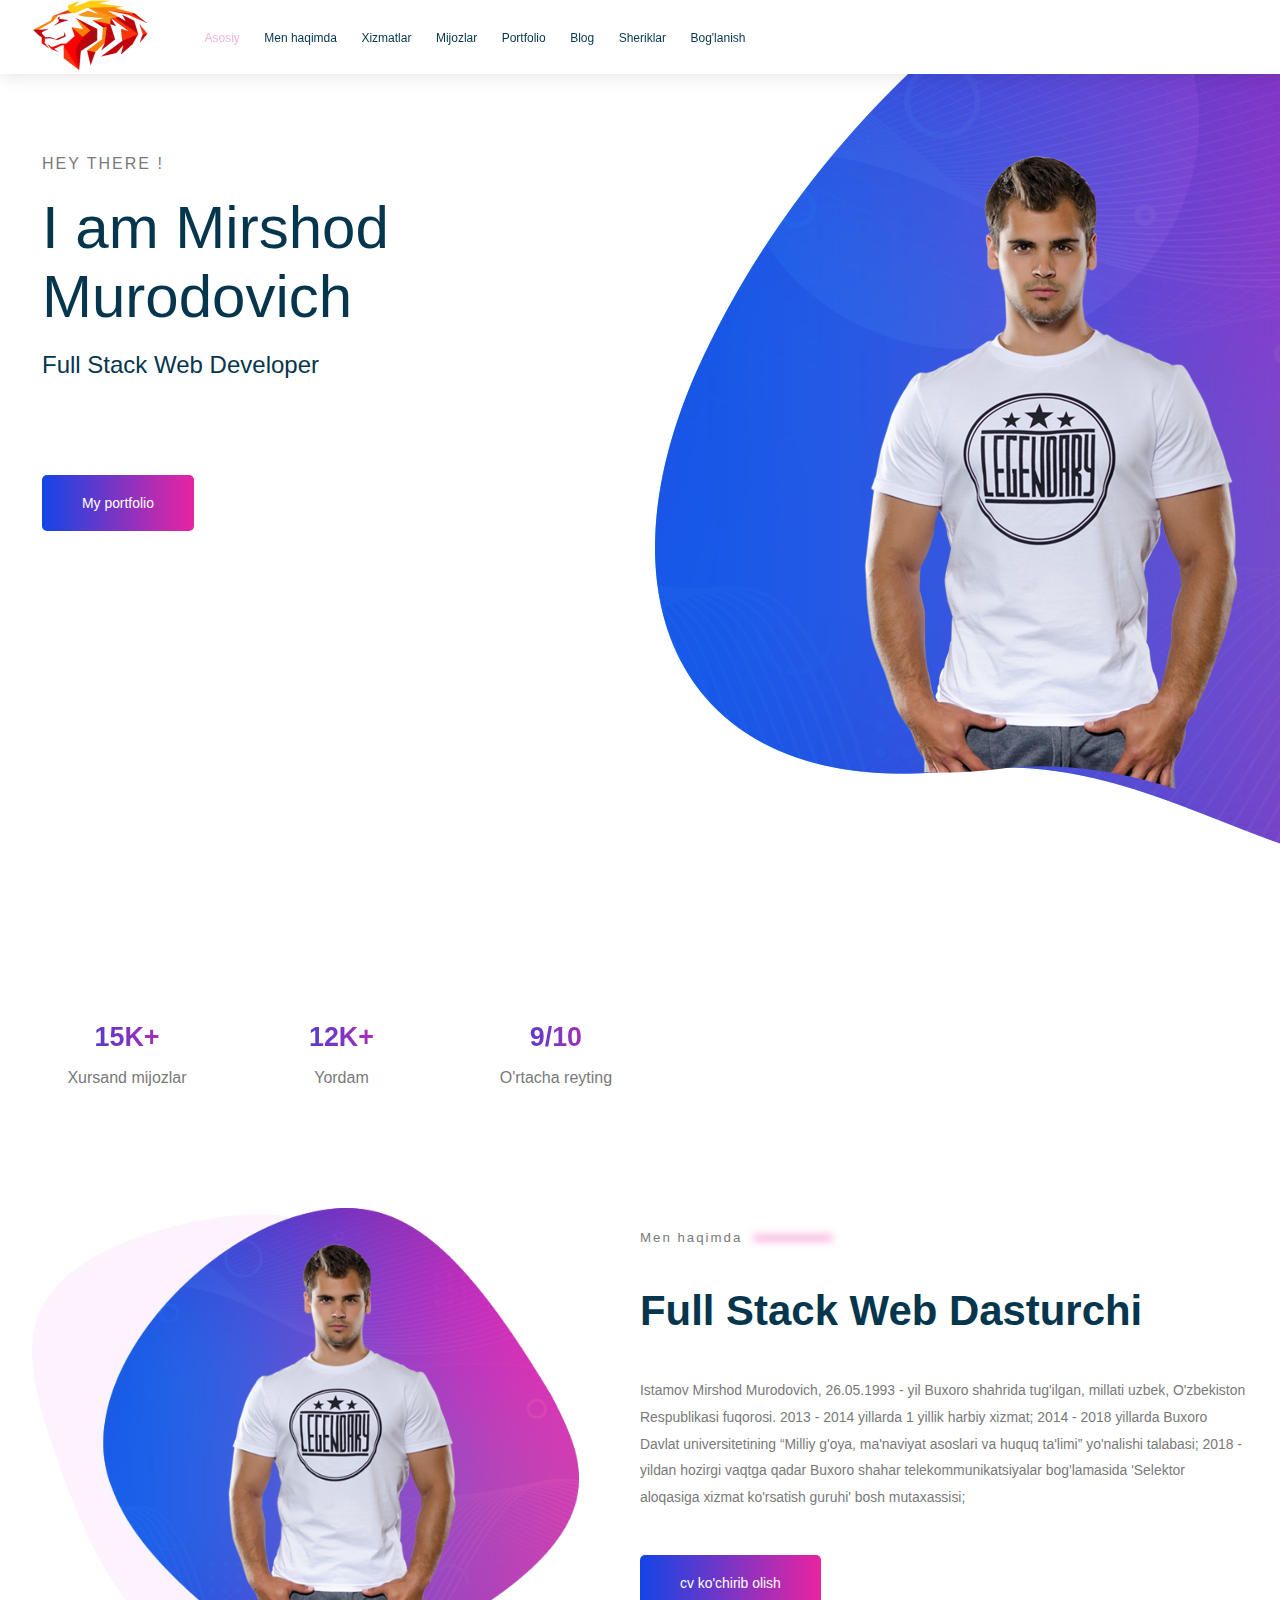
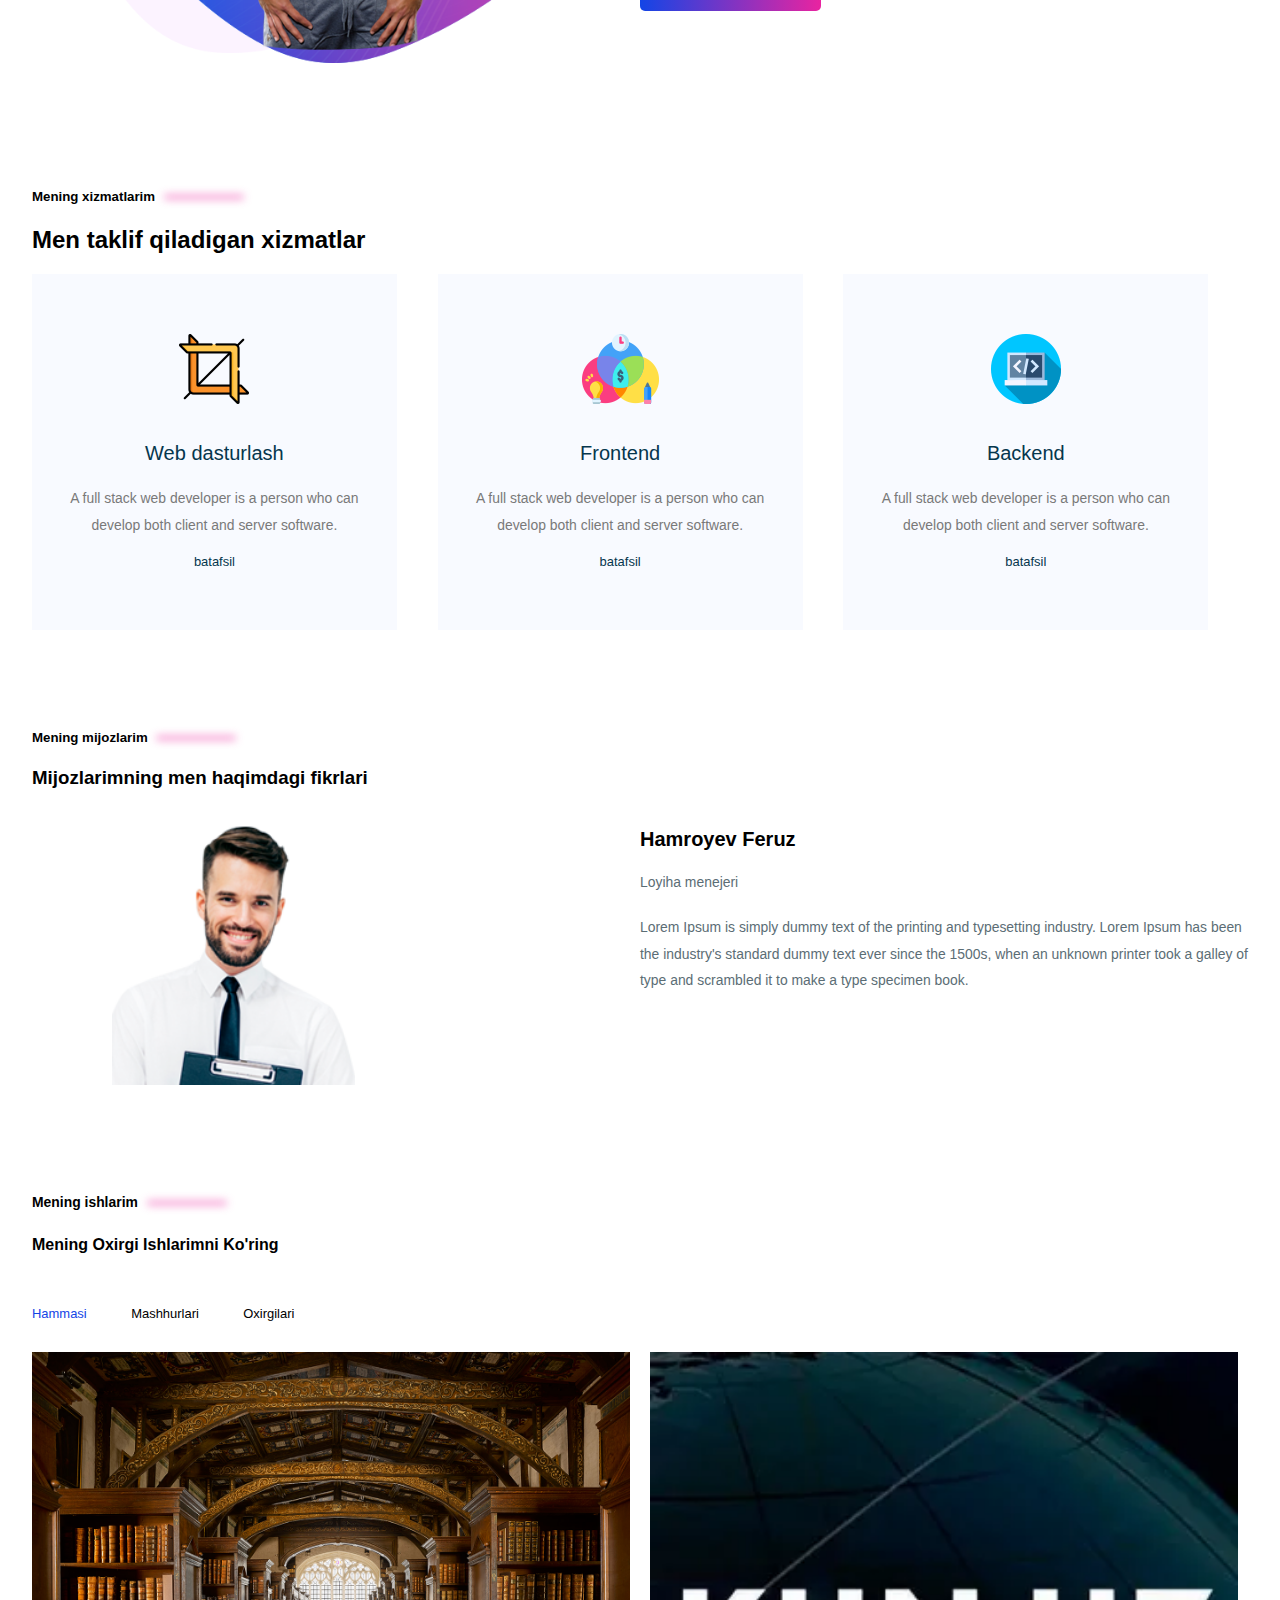
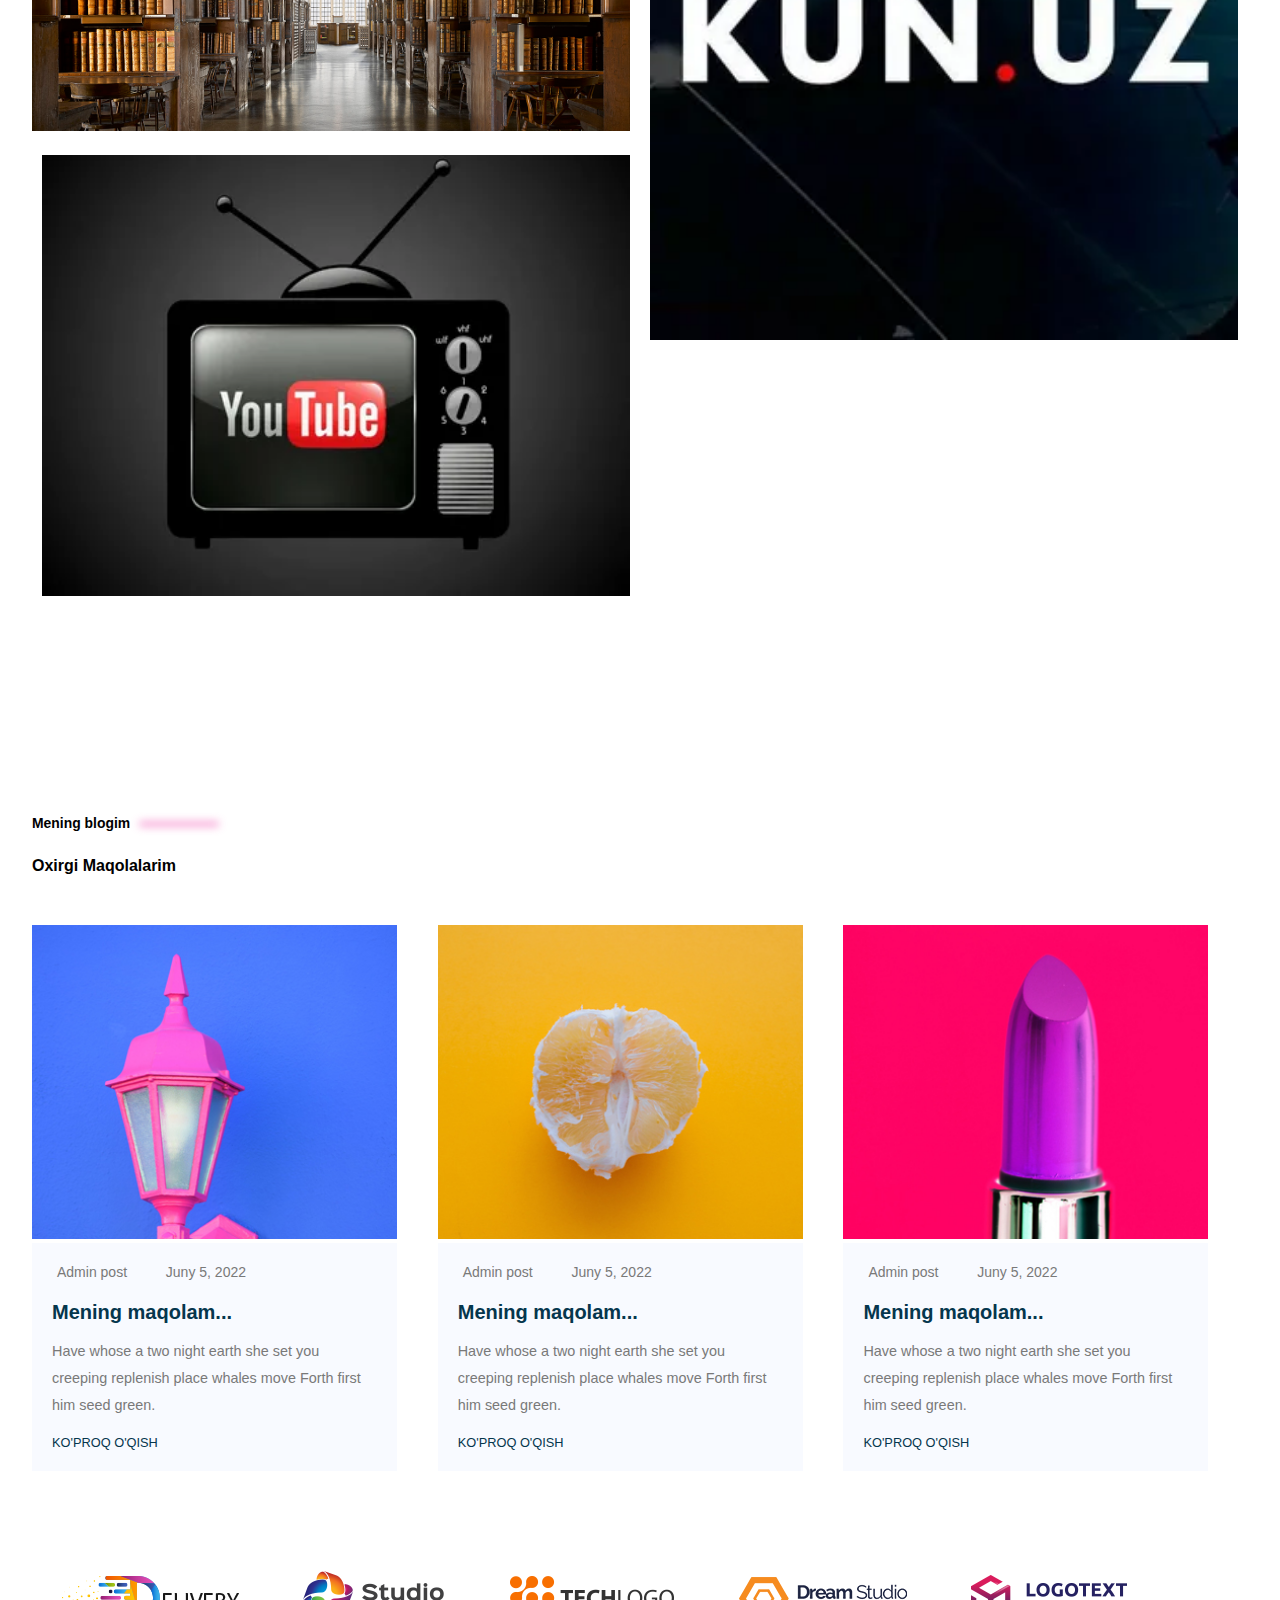
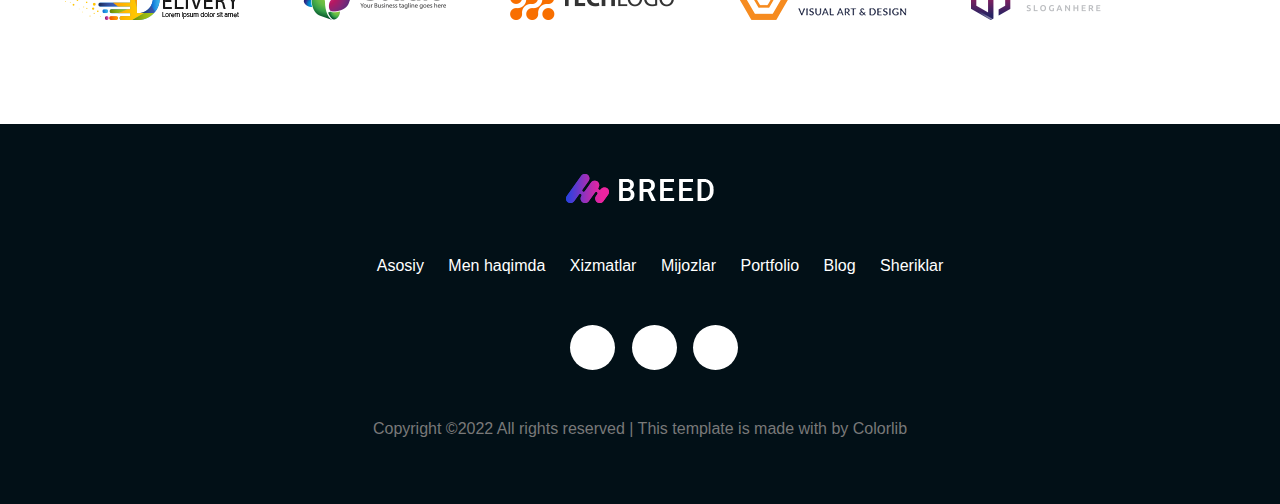
<file: index.html>
<!DOCTYPE html>
<html lang="en">
  <head>
    <meta charset="UTF-8" />
    <meta http-equiv="X-UA-Compatible" content="IE=edge" />
    <meta name="viewport" content="width=device-width, initial-scale=1.0" />
    <title>Portfolio</title>
    <link rel="icon" href="./img/favicon.png">
    <link
      rel="stylesheet"
      href="https://cdnjs.cloudflare.com/ajax/libs/font-awesome/6.1.1/css/all.min.css"
      integrity="sha512-KfkfwYDsLkIlwQp6LFnl8zNdLGxu9YAA1QvwINks4PhcElQSvqcyVLLD9aMhXd13uQjoXtEKNosOWaZqXgel0g=="
      crossorigin="anonymous"
      referrerpolicy="no-referrer"
    />
    <link rel="stylesheet" href="css/style.css" />
  </head>
  <body>
    <!--Header section start-->
      <header class="main-header">
        <div class="container">
          <div class="main-header__brand">
            <a href="index.html">
              <img src="img/logo.png" alt="logo" />
            </a>
          </div>
          <nav class="main-navigation">
            <ul class="main-navigation__items">
              <li class="main-navigation__item active">
                <a href="">Asosiy</a>
              </li>
              <li class="main-navigation__item">
                <a href="#about-me">Men haqimda</a>
              </li>
              <li class="main-navigation__item">
                <a href="#services">Xizmatlar</a>
              </li>
              <li class="main-navigation__item">
                <a href="#clients">Mijozlar</a>
              </li>
              <li class="main-navigation__item">
                <a href="#portfolio">Portfolio</a>
              </li>
              <li class="main-navigation__item">
                <a href="#blog">Blog</a>
              </li>
              <li class="main-navigation__item">
                <a href="#partners">Sheriklar</a>
              </li>
              <li class="main-navigation__item">
                <a href="contact.html">Bog'lanish</a>
              </li>
            </ul>
          </nav>
        </div>
      </header>
    <!--Header section end-->

    <!--Asosiy section start-->
    <div class="main-banner">
      <div class="container">
        <section id="main-section" class="main-section">
          <div class="main-section__info">
            <h3>HEY THERE !</h3>
            <h1>I am Mirshod Murodovich</h1>
            <h4>Full Stack Web Developer</h4>
            <div class="networks">
              <a href="https://t.me/Murodovicch">
                <i class="fa-brands fa-telegram"></i>
              </a>
              <a href="https://instagram.com/Murodovicch">
                <i class="fa-brands fa-instagram"></i>
              </a>
              <a href="https://github.com/Murodovicch">
                <i class="fa-brands fa-github"></i>
              </a>
            </div>
            <a href="https://e-kitob.netlify.app/">
              <button type="submit" class="main-section__action">
                My portfolio
              </button>
            </a>
          </div>
          <div class="main-section__image">
            <img src="img/home-right.png" alt="photo" />
          </div>
        </section>
      </div>
    </div>

    <div class="container">
      <section id="statistics" class="statistics">
        <div class="statistics__item">
          <h3>15K+</h3>
          <p>Xursand mijozlar</p>
        </div>
        <div class="statistics__item">
          <h3>12K+</h3>
          <p>Yordam</p>
        </div>
        <div class="statistics__item">
          <h3>9/10</h3>
          <p>O'rtacha reyting</p>
        </div>
      </section>

      <section id="about-me" class="about-me">
        <div class="about-me__image">
          <img src="img/about-us.png" alt="" />
        </div>
        <div class="about-me__info">
          <h5>
            Men haqimda
            <span class="blur-line"></span>
          </h5>
          <h3>Full stack web dasturchi</h3>
          <p>
            Istamov Mirshod Murodovich, 26.05.1993 - yil Buxoro shahrida
            tug'ilgan, millati uzbek, O'zbekiston Respublikasi fuqorosi. 2013 -
            2014 yillarda 1 yillik harbiy xizmat; 2014 -
            2018 yillarda Buxoro Davlat universitetining “Milliy g'oya,
            ma'naviyat asoslari va huquq ta'limi” yo'nalishi talabasi; 2018 -
            yildan hozirgi vaqtga qadar Buxoro shahar telekommunikatsiyalar
            bog'lamasida 'Selektor aloqasiga xizmat ko'rsatish guruhi' bosh mutaxassisi;
          </p>
          <button type="submit" class="main-section__action">
            cv ko'chirib olish
          </button>
        </div>
      </section>
      <div class="clearfix"></div>

      <section id="services" class="services">
        <h5>
          Mening xizmatlarim
          <div class="blur-line"></div>
        </h5>
        <h2>Men taklif qiladigan xizmatlar</h2>
        <div class="services-cards">
          <div class="services-card">
            <img src="img/s1.png" alt="services-1" />
            <h5>Web dasturlash</h5>
            <p>A full stack web developer is a person who can develop both client and server software.</p>
            <a href="">batafsil</a>
          </div>
          <div class="services-card">
            <img src="img/s2.png" alt="services-2" />
            <h5>Frontend</h5>
            <p>
              A full stack web developer is a person who can develop both client and server software.
            </p>
            <a href="">batafsil</a>
          </div>
          <div class="services-card">
            <img src="img/s3.png" alt="services-3" />
            <h5>Backend</h5>
            <p>
              A full stack web developer is a person who can develop both client and server software.
            </p>
            <a href="">batafsil</a>
          </div>
        </div>
      </section>

      <section id="clients" class="clients">
        <h5>
          Mening mijozlarim
          <span class="blur-line"></span>
        </h5>
        <h3>Mijozlarimning men haqimdagi fikrlari</h3>
        <div class="client-items">
          <div class="client-item">
            <div class="client-item__image">
              <img src="img/testimonial1.png" alt="" />
            </div>
            <div class="client-item__info">
              <h3>Hamroyev Feruz</h3>
              <h5>Loyiha menejeri</h5>
              <p>
                Lorem Ipsum is simply dummy text of the printing and typesetting
                industry. Lorem Ipsum has been the industry's standard dummy
                text ever since the 1500s, when an unknown printer took a galley
                of type and scrambled it to make a type specimen book.
              </p>
              <div class="client-item_rate">
                <i class="fa-solid fa-star"></i>
                <i class="fa-solid fa-star"></i>
                <i class="fa-solid fa-star"></i>
                <i class="fa-solid fa-star"></i>
                <i class="fa-solid fa-star disabled"></i>
              </div>
            </div>
            
          </div>
        </div>
      </section>
      <div class="clearfix"></div>

      <section id="portfolio" class="portfolio">
        <div class="section-subtitle">
          Mening ishlarim
          <span class="blur-line"></span>
        </div>
        <div class="section-title">
          Mening oxirgi ishlarimni ko'ring
        </div>
        <ul class="portfolio-filters">
          <li class="active">Hammasi</li>
          <li>Mashhurlari</li>
          <li>Oxirgilari</li>
        </ul>
        <div class="portfolio-items">
          <div class="portfolio-item portfolio-item-1">
            <img src="img/kutubxona.jpg" alt="portfolio image1" class="portfolio-item__image">
            <div class="portfolio-item__overlay"></div>
            <div class="portfolio-item__info">
              <h4>
                <a href="https://e-kitob.netlify.app/">Online kutubxona</a>
              </h4>
              <p>Ishim haqida</p>
            </div>
          </div>
          <div class="portfolio-item portfolio-item-2">
            <img src="img/youtobe.webp" alt="portfolio image2" class="portfolio-item__image">
            <div class="portfolio-item__overlay"></div>
            <div class="portfolio-item__info">
              <h4>
                <a href="https://youtoobe.netlify.app/">YouTube</a>
              </h4>
              <p>Ishim haqida</p>
            </div>
          </div>
          <div class="portfolio-item portfolio-item-3">
            <img src="img/kunuz.webp" alt="portfolio image3" class="portfolio-item__image">
            <div class="portfolio-item__overlay"></div>
            <div class="portfolio-item__info">
              <h4>
                <a href="https://kun-yangiliklari.netlify.app/">Kun.uz</a>
              </h4>
              <p>Ishim haqida</p>
            </div>
          </div>
        </div>
      </section>

      <section id="blog" class="blog">
        <div class="section-subtitle">
          Mening blogim
          <span class="blur-line"></span>
        </div>
        <div class="section-title">
          Oxirgi maqolalarim
        </div>
        <div class="blog-items">
          <div class="blog-item">
            <div class="blog-item__image">
              <img src="img/b1.jpg" alt="blog 1 image">
            </div>
            <div class="blog-item__info">
              <div class="blog-item__main__info">
                <span class="blog-item__author">
                  <i class="fa fa-user"></i>
                  Admin post
                </span>
                <span class="blog-item__date">
                  <i class="fa fa-calendar"></i>
                  Juny 5, 2022
                </span>
              </div>
              <h5>Mening maqolam...</h5>
              <p>Have whose a two night earth she set you creeping replenish place whales move Forth first him seed green.</p>
              <a href="">Ko'proq o'qish</a>
            </div>
          </div>
          <div class="blog-item">
            <div class="blog-item__image">
              <img src="img/b2.jpg" alt="blog 2 image">
            </div>
            <div class="blog-item__info">
              <div class="blog-item__main__info">
                <span class="blog-item__author">
                  <i class="fa fa-user"></i>
                  Admin post
                </span>
                <span class="blog-item__date">
                  <i class="fa fa-calendar"></i>
                  Juny 5, 2022
                </span>
              </div>
              <h5>Mening maqolam...</h5>
              <p>Have whose a two night earth she set you creeping replenish place whales move Forth first him seed green.</p>
              <a href="">Ko'proq o'qish</a>
            </div>
          </div>
          <div class="blog-item">
            <div class="blog-item__image">
              <img src="img/b3.jpg" alt="blog 3 image">
            </div>
            <div class="blog-item__info">
              <div class="blog-item__main__info">
                <span class="blog-item__author">
                  <i class="fa fa-user"></i>
                  Admin post
                </span>
                <span class="blog-item__date">
                  <i class="fa fa-calendar"></i>
                  Juny 5, 2022
                </span>
              </div>
              <h5>Mening maqolam...</h5>
              <p>Have whose a two night earth she set you creeping replenish place whales move Forth first him seed green.</p>
              <a href="">Ko'proq o'qish</a>
            </div>
          </div>
        </div>
      </section>

      <section id="partners" class="partners">
        <div class="partner">
          <img src="img/logo1.png" alt="">
        </div>
        <div class="partner">
          <img src="img/logo2.png" alt="">
        </div>
        <div class="partner">
          <img src="img/logo3.png" alt="">
        </div>
        <div class="partner">
          <img src="img/logo4.png" alt="">
        </div>
        <div class="partner">
          <img src="img/logo5.png" alt="">
        </div>
      </section>
    </div>
    <!--Asosiy section end-->

    <!--Footer section start-->
    <footer class="footer">
      <div class="container">
        <div class="footer__brand">
          <img src="img/logo2 (1).png" alt="logo">
        </div>
        <nav class="footer__navigation">
          <ul class="footer__navigation-items">
            <li class="footer__navigation-item">
              <a href="">Asosiy</a>
            </li>
            <li class="footer__navigation-item">
              <a href="">Men haqimda</a>
            </li>
            <li class="footer__navigation-item">
              <a href="">Xizmatlar</a>
            </li>
            <li class="footer__navigation-item">
              <a href="">Mijozlar</a>
            </li>
            <li class="footer__navigation-item">
              <a href="">Portfolio</a>
            </li>
            <li class="footer__navigation-item">
              <a href="">Blog</a>
            </li>
            <li class="footer__navigation-item">
              <a href="">Sheriklar</a>
            </li>
          </ul>
        </nav>
        <ul class="footer__socials">
          <li class="footer__social">
            <a href="https://t.me/Murodovicch">
              <i class="fab fa-telegram"></i>
            </a>
          </li>
          <li class="footer__social">
            <a href="https://instagram.com/murodovicch">
              <i class="fab fa-instagram"></i>
            </a>
          </li>
          <li class="footer__social">
            <a href="https://github.com/Murodovicch">
              <i class="fab fa-github"></i>
            </a>
          </li>
        </ul>
        <p class="footer__text">
          Copyright ©2022 All rights reserved | This template is made with  by Colorlib
        </p>
      </div>
    </footer>
    <!--Footer section end-->
  </body>
</html>
</file>
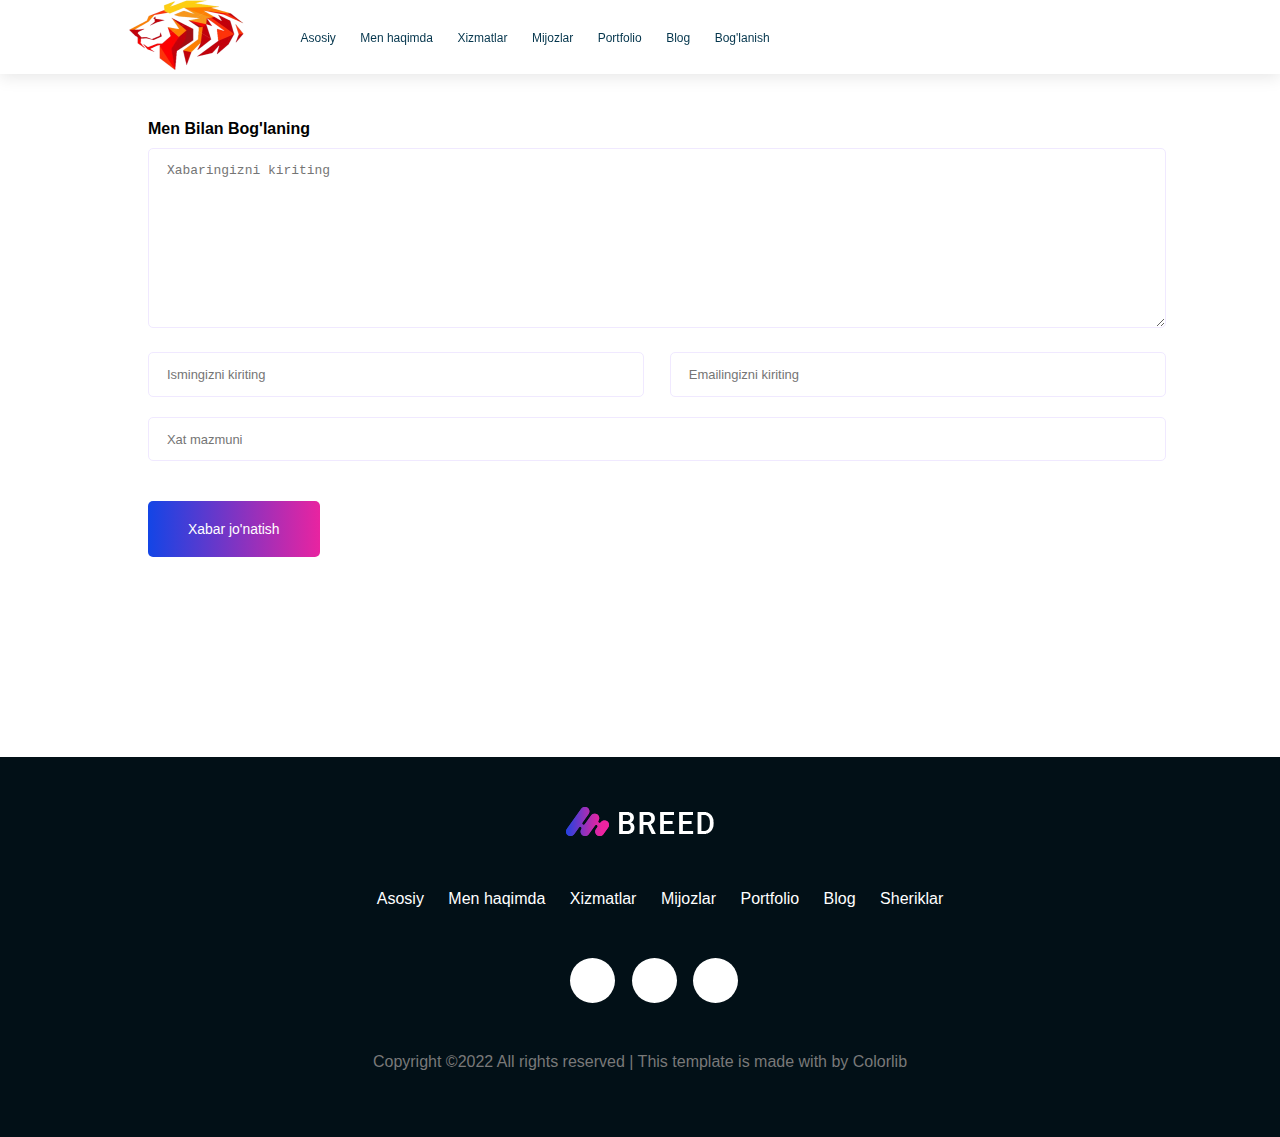
<file: contact.html>
<!DOCTYPE html>
<html lang="en">
  <head>
    <meta charset="UTF-8" />
    <meta http-equiv="X-UA-Compatible" content="IE=edge" />
    <meta name="viewport" content="width=device-width, initial-scale=1.0" />
    <title>Portfolio</title>
    <link rel="icon" href="./img/favicon.png">
    <link
      rel="stylesheet"
      href="https://cdnjs.cloudflare.com/ajax/libs/font-awesome/6.1.1/css/all.min.css"
      integrity="sha512-KfkfwYDsLkIlwQp6LFnl8zNdLGxu9YAA1QvwINks4PhcElQSvqcyVLLD9aMhXd13uQjoXtEKNosOWaZqXgel0g=="
      crossorigin="anonymous"
      referrerpolicy="no-referrer"
    />
    <link rel="stylesheet" href="css/contact.css" />
  </head>
  <body>
    <!--Header section start-->
      <header class="main-header">
        <div class="container">
          <div class="main-header__brand">
            <a href="index.html">
              <img src="img/logo.png" alt="logo" />
            </a>
          </div>
          <nav class="main-navigation">
            <ul class="main-navigation__items">
              <li class="main-navigation__item">
                <a href="index.html">Asosiy</a>
              </li>
              <li class="main-navigation__item">
                <a href="">Men haqimda</a>
              </li>
              <li class="main-navigation__item">
                <a href="">Xizmatlar</a>
              </li>
              <li class="main-navigation__item">
                <a href="">Mijozlar</a>
              </li>
              <li class="main-navigation__item">
                <a href="">Portfolio</a>
              </li>
              <li class="main-navigation__item">
                <a href="">Blog</a>
              </li>
              <li class="main-navigation__item">
                <a href="contact.html">Bog'lanish</a>
              </li>
            </ul>
          </nav>
        </div>
      </header>
    <!--Header section end-->

    <div class="container">
        <section class="contact">
            <div class="section-title">
                Men bilan bog'laning
            </div>
            <form action="server.php" method="GET">
                <textarea rows="10" placeholder="Xabaringizni kiriting" name="message"></textarea>
                <div class="half-row contact__firstName">
                  <input type="text" placeholder="Ismingizni kiriting" name="firstName">
                </div>
                <div class="half-row contact__email">
                  <input type="email" placeholder="Emailingizni kiriting" name="email">
                </div>
                <input type="text" placeholder="Xat mazmuni" name="subject">
                <button class="button" type="submit">Xabar jo'natish</button>
            </form>
        </section>
    </div>


    <!--Footer section start-->
    <footer class="footer">
      <div class="container">
        <div class="footer__brand">
          <img src="img/logo2 (1).png" alt="logo">
        </div>
        <nav class="footer__navigation">
          <ul class="footer__navigation-items">
            <li class="footer__navigation-item">
              <a href="">Asosiy</a>
            </li>
            <li class="footer__navigation-item">
              <a href="">Men haqimda</a>
            </li>
            <li class="footer__navigation-item">
              <a href="">Xizmatlar</a>
            </li>
            <li class="footer__navigation-item">
              <a href="">Mijozlar</a>
            </li>
            <li class="footer__navigation-item">
              <a href="">Portfolio</a>
            </li>
            <li class="footer__navigation-item">
              <a href="">Blog</a>
            </li>
            <li class="footer__navigation-item">
              <a href="">Sheriklar</a>
            </li>
          </ul>
        </nav>
        <ul class="footer__socials">
          <li class="footer__social">
            <a href="#">
              <i class="fab fa-telegram"></i>
            </a>
          </li>
          <li class="footer__social">
            <a href="#">
              <i class="fab fa-instagram"></i>
            </a>
          </li>
          <li class="footer__social">
            <a href="#">
              <i class="fab fa-github"></i>
            </a>
          </li>
        </ul>
        <p class="footer__text">
          Copyright ©2022 All rights reserved | This template is made with  by Colorlib
        </p>
      </div>
    </footer>

    <!--Footer section end-->
  </body>
</html>
</file>
<file: css/style.css>
/* All style start */
body {
    margin: 0;
    font-family: sans-serif;
}

.container {
    width: 1140px;
    margin: 0 auto;
}

.clearfix {
    clear: both;
}

.blur-line {
    display: inline-block;
    position: relative;
    top: -2px;
    margin-left: 0.312rem;
    width: 80px;
    height: 4px;
    background-color: rgba(237,35,159,0.6);
    filter: blur(4px);
    border-radius: 4px;
}
/* All style end */

/* header style start */

.main-header {
    position: fixed;
    background-color: #fff;
    top: 0;
    width: 100%;
    box-shadow: 0 3px 1rem 0 rgb(0 0 0 / 10%);
    z-index: 10;
}

.main-header__brand, .main-navigation {
    display: inline-block;
    vertical-align: middle;
}

.main-navigation__item {
    display: inline-block;
    padding: 0.625rem;
}

.main-navigation__item a {
    color: #05364d;
    text-decoration: none;
    font-size: 0.75rem;
    font-weight: 500;
}

.main-navigation__item a:hover {
    color: #efb6df;
}

.main-navigation li.active a {
    color: #efb6df;
}

/* header style end */

/* Asosiy style start */
.main-section {
    padding: 9.68rem 0.625rem;
}

.main-banner {
    background: url(../img/home-banner.png) no-repeat top center;
    background-position: center;
    background-size: cover;
    min-height: 890px;
}

.main-section > div {
    width: 50%;
    float: left;
}

.main-section__image {
    text-align: right;
}

.main-section__info h3 {
    margin-top: 0;
    font-size: 1rem;
    font-weight: 400;
    margin-bottom: 1.25rem;
    letter-spacing: 2px;
    color: #797979;
}

.main-section__info h1 {
    margin-top: 1.25rem;
    font-size: 3.75rem;
    font-weight: 500;
    margin-bottom: 1.25rem;
    color: #05364d;;
}

.main-section__info h4 {
    margin-top: 0;
    font-size: 1.5rem;
    font-weight: 300;
    color: #05364d;;
}

.networks a {
    font-size: 1.87rem;
    margin-right: 1.25rem;
    color: #797979;
}

.networks a:hover {
    color: #1c44e4;
}

.main-section__action {
    margin-top: 1.87rem;
    background: linear-gradient(to right, #1345e6 0%, #ed239f 51%, #1345e6 100%);
    background-size: 200% auto;
    color: #fff;
    font-weight: 500;
    font-size: 0.87rem;
    padding: 1.25rem 2.5rem;
    text-align: center;
    cursor: pointer;
    border: none;
    border-radius: 5px;
}

.main-section__action:hover {
    background-position: right center;
}

.statistics {
    padding-top: 6.25rem;
}

.statistics__item {
    display: inline-block;
    width: 170px;
    text-align: center;
    padding: 0.312rem 0.625rem;
    margin-right: 20px;
}

.statistics__item h3 {
    font-size: 1.68rem;
    margin-bottom: 0.312rem;
    background: linear-gradient(90deg, #1345e6 0%, #ed239f 100%);
    -webkit-background-clip: text;
    -webkit-text-fill-color: transparent;
}

.statistics__item p {
    font-size: 1rem;
    font-weight: 300;
    color: #797979;
}

.about-me {
    padding: 6.25rem 0;
}

.about-me > div {
    width: 50%;
    float: left;
}

.about-me__image img {
    width:  90%;
}

.about-me__info h5 {
    letter-spacing: 2px;
    font-weight: 500;
    margin-bottom: 0.625rem;
    color: #797979;
}

.about-me__info h3 {
    font-size: 2.62rem;
    font-weight: 700;
    text-transform: capitalize;
    color: #05364d;
}

.about-me__info p {
    font-size: 0.87rem;
    font-weight: 300;
    text-transform: none;
    color: #797979;
    line-height: 1.68rem;
}

.services {
    padding-top: 6.25rem;
}

.services-card {
    display: inline-block;
    width: 30%;
    padding: 3.75rem 1.87rem;
    background-color: #f8faff;
    margin-right: 3%;
    text-align: center;
    box-sizing: border-box;
}

.services-card h5 {
    color: #05364d;
    font-size: 1.25rem;
    font-weight: 500;
    margin-bottom: 1.25rem;
}

.services-card p {
    font-size: 0.87rem;
    line-height: 1.68rem;
    font-weight: 300;
    color: #797979;
}

.services-card a {
    font-size: 0.81rem;
    font-weight: 500;
    color: #05364d;
    text-decoration: none;
}

.services-card:hover {
    background-color: #5f30ff;
}

.services-card:hover h5,
.services-card:hover p,
.services-card:hover a {
    color: #fff;
}

.clients {
    margin-top: 6.25rem;
}

.client-item > div {
    width: 50%;
    float: left;
}

.client-item__image img {
    left: 80px;
    width: 40%;
    position: relative;
}

.client-item__info h3 {
    font-size: 1.25rem;
    margin-bottom: 4px;
}

.client-item__info h5 {
    font-size: 0.87rem;
    font-weight: 300;
    color: #5b6d75;
}

.client-item__info p {
    font-size: 0.87rem;
    line-height: 1.68rem;
    font-weight: 300;
    color: #5b6d75;
}

.client-item_rate {
    color: #ffd805;
}

.client-item_rate .disabled {
    color:  #aeb9be;
}

.portfolio {
    padding: 6.25rem 0;
}

.section-subtitle {
    font-size: 0.87rem;
    line-height: 1.68rem;
    font-family: "Roboto",sans-serif;
    font-weight: 700;
}

.section-title {
    margin-top: 1.25rem;
    font-family: "Roboto",sans-serif;
    font-weight: 700;
    text-transform: capitalize;
}

.portfolio-items {
    margin-top: 1.25rem;
    position: relative;
}

.portfolio-item {
    position: relative;
    display: inline-block;
    cursor: pointer;
    width: 50%;
    padding: 0.625rem;
    box-sizing: border-box;
}

.portfolio-item__image {
    width: 100%;
}

.portfolio-item-1 {
    padding-left: 0;
}

.portfolio-item-2 {
    top: 0;
    right: 0;
}

.portfolio-item-3 {
    position: absolute;
    top: 0;
    right: 0;
}

.portfolio-item__overlay {
    position: absolute;
    left: 0;
    top: 0;
    height: 100%;
    width: 100%;
    background: rgba(19,69,230,0.9);
    visibility: hidden;
    z-index: 1;
}

.portfolio-item__info {
    position: absolute;
    bottom: 44px;
    left: 80px;
    color: #fff;
    visibility: hidden;
    z-index: 1;
}

.portfolio-item__info a {
    color: #fff;
    text-decoration: none;
}

.portfolio-item:hover .portfolio-item__overlay {
    visibility: visible;
    top: 20px;
    left: 20px;
}

.portfolio-item:hover .portfolio-item__info {
    visibility: visible;
    bottom: 24px;
    left: 60px;
}

.portfolio-filters {
    list-style: none;
    padding-left: 0;
    margin-top: 3.12rem;
}

.portfolio-filters li {
    display: inline-block;
    margin-right: 2.5rem;
    font-size: 0.81rem;
    font-weight: 400;
    cursor: pointer;
}

.portfolio-filters li.active {
    color: #1345e6;
}

.portfolio-filters li:hover {
    color: #1345e6;
}

.blog {
    padding-top: 6.25rem;
}

.blog-items {
    margin-top: 3.12rem;
}

.blog-item {
    display: inline-block;
    width: 30%;
    margin-right: 3%;
    box-sizing: border-box;
}

.blog-item__image img {
    width: 100%;
}

.blog-item__info {
    background-color: #f8faff;
    padding: 1.25rem;
    color: #797979;
}

.blog-item__main__info span {
    font-size: 14px;
    margin-right: 1.87rem;
    font-weight: lighter;
}

.blog-item__main__info i {
    margin-right: 0.312rem;
}

.blog-item__info h5 {
    font-size: 1.25rem;
    margin-top: 1.25rem;
    margin-bottom: 0.9rem;
    color: #05364d;
    font-weight: 700;
}

.blog-item__info p {
    line-height: 1.68rem;
    font-weight: lighter;
    font-size: 0.9rem;
}

.blog-item__info a {
    font-size: 0.8rem;
    font-weight: 500;
    text-transform: uppercase;
    color: #05364d;
    text-decoration: none;
}

.blog-item__info a:hover {
    color: #ed239f;
}

.blog-item:hover {
    box-shadow: 0px 10px 20px rgb(5 54 77 / 10%);
}

.blog-item:hover .blog-item__info {
    background-color: #fff;
}

.partners {
    padding-top: 6.25rem;
}

.partner {
    display: inline-block;
    padding: 0 1.87rem;
}

/* Asosiy style end */

/* Footer style start */

.footer {
    margin-top: 6.25rem;
    padding: 3.12rem 0;
    background-color: #021017;
    text-align: center;
}

.footer__brand {
    margin-bottom: 3.12rem;
}

.footer__navigation-items {
    margin-bottom: 3.12rem;
}

.footer__navigation-item {
    display: inline-block;
    padding: 0 0.625rem;
}

.footer__navigation-item a {
    color: white;
    text-decoration: none;
}

.footer__socials {
    list-style: none;
}

.footer__social {
    display: inline-block;
    width: 45px;
    height: 45px;
    line-height: 2.8rem;
    text-align: center;
    font-size: 1rem;
    margin-right: 0.75rem;
    background: rgb(255, 255, 255);
    border-radius: 36px;
    color: #05364d;
    margin-bottom: 1.87rem;
    cursor: pointer;
}

.footer__social a {
    color: #021017;
}

.footer__social:hover {
    background: linear-gradient(90deg, rgb(19, 69, 230) 0%, rgb(237, 35, 159) 100%);
}

.footer__social:hover i {
    color: rgb(255, 255, 255);
}



.footer__text {
    color: #797979;
}

/* Footer style end */


/* Responsive start */

@media only screen and (max-width: 1400px) {
    .container {
        width: 95%;
    }
}

@media only screen and (max-width: 1200px) {
    .main-section__image {
        display: none;
    }

    .main-section > div {
        width: 100%;
    }

    .statistics {
        padding-top: 1rem;
        text-align: center;
    }

    .about-me__image img {
        display: none;
    }

    .about-me > div {
        width: 100%;
    }

    .about-me {
        padding: 1.5rem 0;
    }

    .services {
        padding: 2rem 0;
    }

    .services-card {
        width: 45%;
        margin-bottom: 20px;
    }

    .client-item > div {
        width: 100%;
        float: none;
    }

    .blog-item {
        width: 45%;
        margin-bottom: 30px;
    }

    .partners {
        padding: 1.5rem 0;
    }

    .partner {
        display: block;
        padding: 0;
        text-align: center;
        margin-bottom: 30px;
    }

    .footer__navigation {
        display: none;
    }

    
}


@media only screen and (max-width: 767px) {
    .main-section__image {
        display: none;
    }

    .main-banner {
        background: none;
        min-height: auto;
    }

    .main-section__action {
        display: none;
    }

    .main-section h1, h4 {
        font-size: 20px;
    }

    .statistics__item {
        width: 100%;
        margin-bottom: 20px;
        margin-right: 0;
        box-sizing: border-box;
    }

    .services-card {
        width: 100%;
        margin-bottom: 20px;
    }

    .portfolio-item {
        width: 100%;
    }

    .portfolio-item-2,
    .portfolio-item-3 {
        position: relative;
    }

    .blog-item {
        width: 100%;
        margin-bottom: 30px;
    }
}


/* Responsive end */
</file>
<file: css/contact.css>
body {
    margin: 0;
    font-family: sans-serif;
}

.container {
    width: 1400px;
    margin: 0 auto;
}

/* header style start */

.main-header {
    position: fixed;
    background-color: #fff;
    top: 0;
    width: 100%;
    box-shadow: 0 3px 16px 0 rgb(0 0 0 / 10%);
    z-index: 10;
}

.main-header__brand, .main-navigation {
    display: inline-block;
    vertical-align: middle;
}

.main-navigation__item {
    display: inline-block;
    padding: 0.625rem;
}

.main-navigation__item a {
    color: #05364d;
    text-decoration: none;
    font-size: 0.75rem;
    font-weight: 500;
}

.main-navigation__item a:hover {
    color: #efb6df;;
}

.button {
    margin-top: 1.87rem;
    background: linear-gradient(to right, #1345e6 0%, #ed239f 51%, #1345e6 100%);
    background-size: 200% auto;
    color: #fff;
    font-weight: 500;
    font-size: 0.87rem;
    padding: 1.25rem 2.5rem;
    text-align: center;
    cursor: pointer;
    border: none;
    border-radius: 0.312rem;
}

.button:hover {
    background-position: right center;
}

.section-title {
    margin-top: 20px;
    font-family: "Roboto",sans-serif;
    font-weight: 700;
    text-transform: capitalize;
}

/* header style end */

.contact {
    padding: 6.25rem 1.25rem;
}

textarea, input {
    width: 100%;
    padding: 0.87rem;
    margin-top: 0.625rem;
    margin-bottom: 0.625rem;
    border: 1px solid #f0e9ff;
    border-radius: 5px;
    padding-left: 1.12rem;
    font-size: 0.81rem;
    background: transparent;
    color: #495057;
}

.half-row {
    width: 50%;
    float: left;
    box-sizing: border-box;
}

.contact__firstName {
    padding-right: 1.87rem;
}

.contact__email {
    padding-left: 1.87rem;
}


/* Footer style start */

.footer {
    margin-top: 6.25rem;
    padding: 3.12rem 0;
    background-color: #021017;
    text-align: center;
}

.footer__brand {
    margin-bottom: 3.12rem;
}

.footer__navigation-items {
    margin-bottom: 3.12rem;
}

.footer__navigation-item {
    display: inline-block;
    padding: 0 0.625rem;
}

.footer__navigation-item a {
    color: white;
    text-decoration: none;
}

.footer__socials {
    list-style: none;
}

.footer__social {
    display: inline-block;
    width: 45px;
    height: 45px;
    line-height: 2.8rem;
    text-align: center;
    font-size: 1rem;
    margin-right: 0.75rem;
    background: rgb(255, 255, 255);
    border-radius: 36px;
    color: #05364d;
    margin-bottom: 1.87rem;
    cursor: pointer;
}

.footer__social a {
    color: #021017;
}

.footer__social:hover {
    background: linear-gradient(90deg, rgb(19, 69, 230) 0%, rgb(237, 35, 159) 100%);
}

.footer__social:hover i {
    color: rgb(255, 255, 255);
}

.footer__text {
    color: #797979;
}

/* Footer style end */


/* Responsive start */

@media only screen and (max-width: 1400px) {
    .container {
        width: 80%;
    }
}

@media only screen and (max-width: 991px) {
    .main-navigation {
        display: none;
    }

    .half-row {
        width: 100%;
    }

    .contact__firstName,
    .contact__email {
        padding: 0;
    }

    .footer__navigation {
        display: none;
    }
}



/* Responsive end */
</file>
